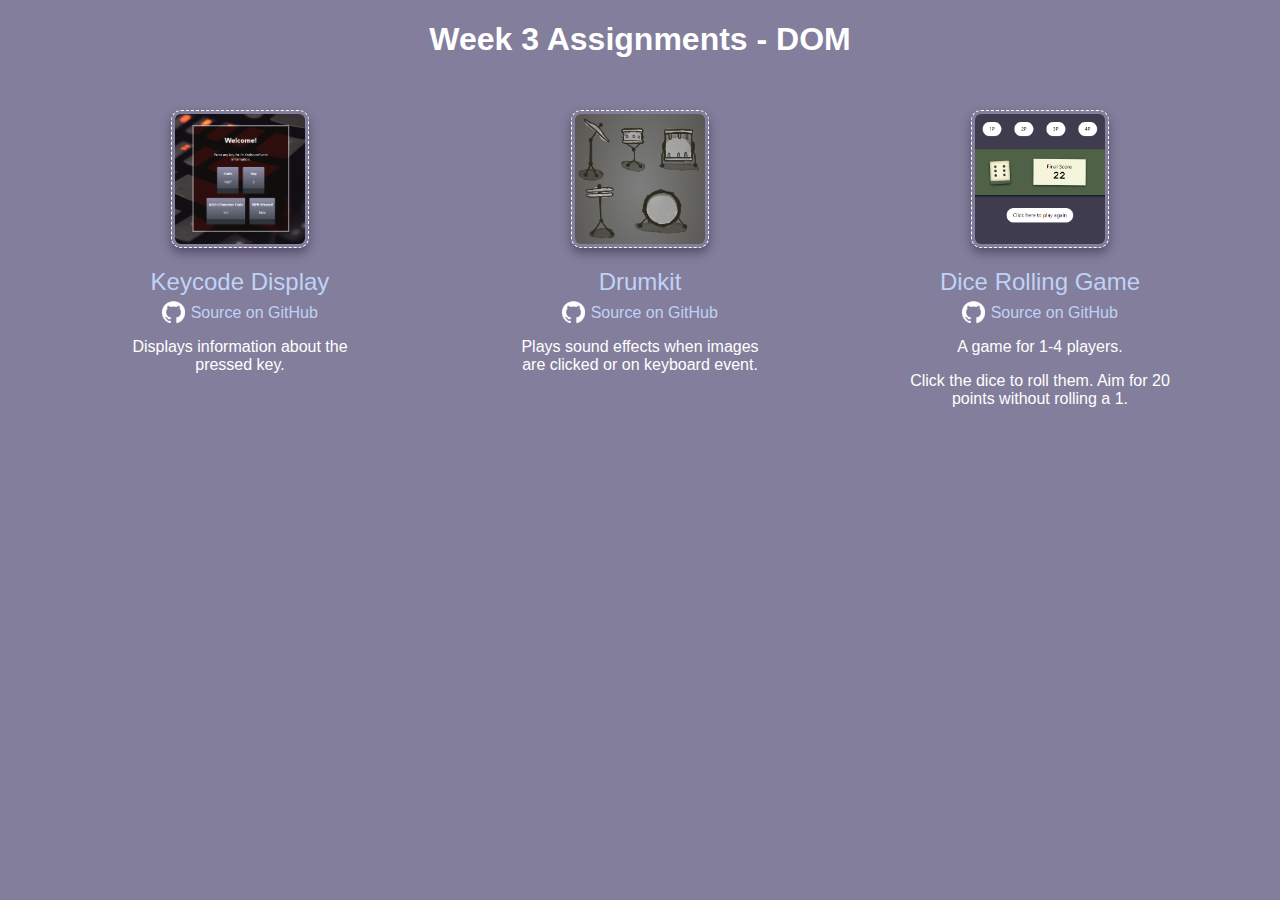
<file: index.html>
<!DOCTYPE html>
<html lang="en">
<head>
    <meta charset="UTF-8">
    <meta name="viewport" content="width=device-width, initial-scale=1.0">
    <title>Week 3 Assignments - DOM</title>
    <link rel="stylesheet" href="./style.css">
</head>
<body>
    <h1>Week 3 Assignments - DOM</h1>
    <ul>
        <li>
            <div class="itemInfo">
                <a href="./keycode/"><img class="thumb" src="./images/keys.png"><h2>Keycode Display</h2></a>
                <a href="https://github.com/AshCaiH/cn-w3-DOM/tree/main/keycode"><span><img class="ghlogo" src="./images/github-mark-white.png">Source on GitHub</span></a>
                <p>Displays information about the pressed key.</p>
            </div>
        </li>
        <li>
            <div class="itemInfo">
                <a href="./drumkit/"><img class="thumb" src="./images/drumkit.png"><h2>Drumkit</h2></a>
                <a href="https://github.com/AshCaiH/cn-w3-DOM/tree/main/drumkit"><span><img class="ghlogo" src="./images/github-mark-white.png">Source on GitHub</span></a>
                <p>Plays sound effects when images are clicked or on keyboard event.</p>
            </div>
        </li>
        <li>
            <div class="itemInfo">
                <a href="./dicerollgame/"><img class="thumb" src="./images/dice.png"><h2>Dice Rolling Game</h2></a>
                <a href="https://github.com/AshCaiH/cn-w3-DOM/tree/main/dicerollgame"><span><img class="ghlogo" src="./images/github-mark-white.png">Source on GitHub</span></a>
                <p>A game for 1-4 players.</p><p>Click the dice to roll them. Aim for 20 points without rolling a 1.</p>
            </div>
        </li>
    </ul>
    <!-- <ul>
        <li><a href="https://github.com/AshCaiH/cn-w3-DOM/tree/main/keycode"><p>Code</p></a></li>
        <li><a href="https://github.com/AshCaiH/cn-w3-DOM/tree/main/drumkit"><p>Code</p></a></li>
        <li><a href="https://github.com/AshCaiH/cn-w3-DOM/tree/main/dicerollgame"><p>Code</p></a></li>
    </ul> -->
</body>
</html>
</file>
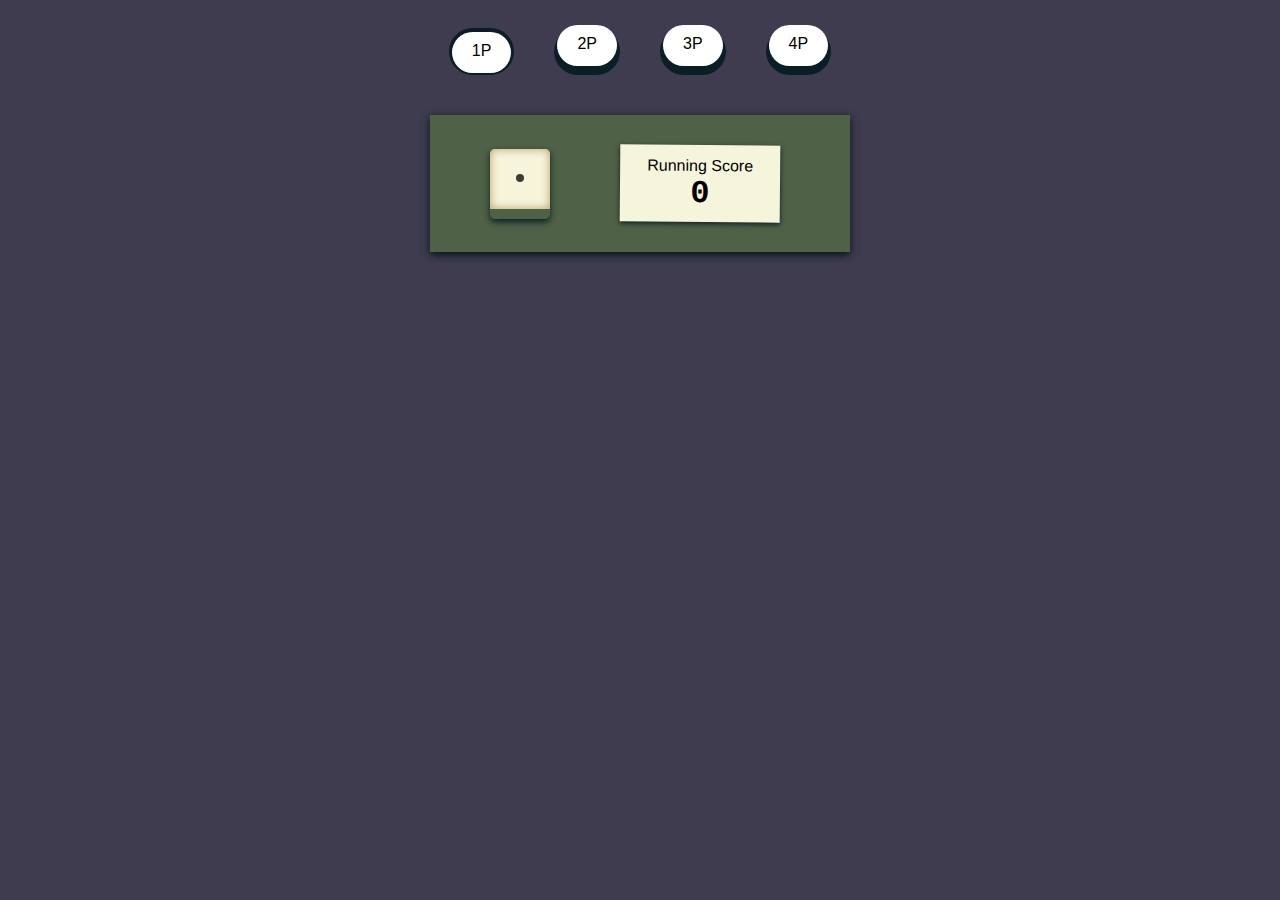
<file: dicerollgame/index.html>
<!DOCTYPE html>
<html lang="en">
<head>
    <meta charset="UTF-8">
    <meta name="viewport" content="width=device-width, initial-scale=1.0">
    <title>Diceroll Game</title>
    <link rel="stylesheet" href="./style.css">
</head>
<body>
    <div id="playerSelect">
        <div class="btnHolder"><div class="btn selected" value="1">1P</div></div>
        <div class="btnHolder"><div class="btn" value="2">2P</div></div>
        <div class="btnHolder"><div class="btn" value="3">3P</div></div>
        <div class="btnHolder"><div class="btn" value="4">4P</div></div>
    </div>
    <main id="container"></main>
    <h2 id="result"></h2>
    <div class="btnHolder replayBtn hidden"><div class="btn">Click here to play again</div></div>

    <!-- Keep instances of objects here so 
    I don't need to build them entirely 
    in javascript -->
    <div class="objects hidden">
        <div class="playmatHolder">
            <div class="playmat">
                <div class="gameElements">
                    <div class="controls">
                        <div class="dice">
                            <div class="diceFace">
                                <div class="pips">
                                    <div class="pip"><div class="pipdot"></div></div>
                                    <div class="pip"><div class="pipdot"></div></div>
                                    <div class="pip"><div class="pipdot"></div></div>
                                    <div class="pip"><div class="pipdot"></div></div>
                                    <div class="pip"><div class="pipdot"></div></div>
                                    <div class="pip"><div class="pipdot"></div></div>
                                    <div class="pip"><div class="pipdot"></div></div>
                                    <div class="pip"><div class="pipdot"></div></div>
                                    <div class="pip"><div class="pipdot"></div></div>
                                </div>
                            </div>
                        </div>                        
                        <div class="passBtn multiOff"><p>Pass</p></div>
                    </div>
                    <div class="scoreContainer">
                        <div class="scoreBox multiOff">
                            <div class="scoreLabel">Round Score</div>
                            <div class="roundScore"></div>
                        </div>
                        <div class="scoreBox">
                            <div class="scoreLabel">Running Score</div>
                            <div class="score"></div>
                        </div>
                    </div>
                </div>
            </div>
        </div>
    </div>
</body>

<script src="./main.js"></script>
</html>
</file>
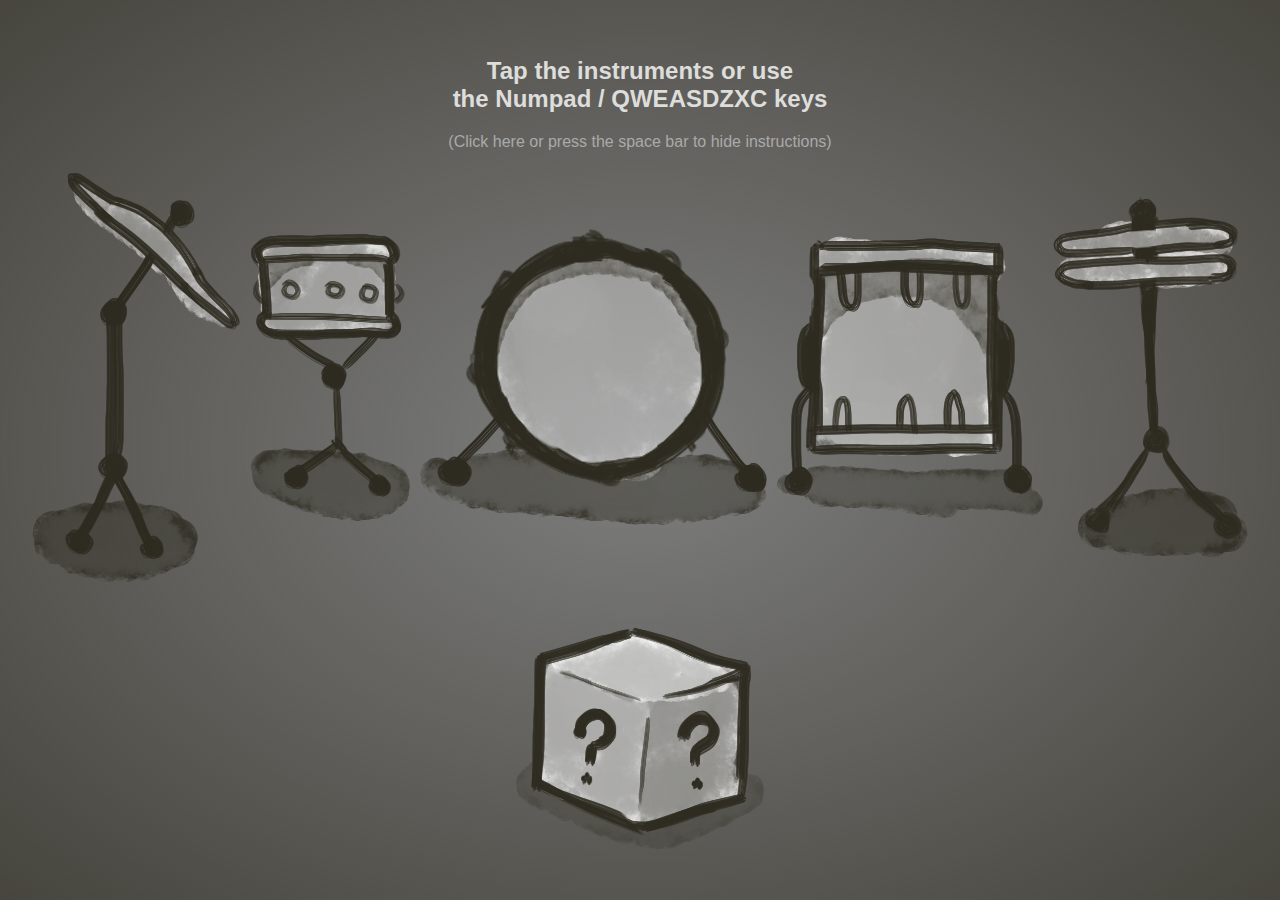
<file: drumkit/index.html>
<!DOCTYPE html>
<html lang="en">
<head>
    <meta charset="UTF-8">
    <meta name="viewport" content="width=device-width, initial-scale=1.0">
    <title>Drum Kit Assignment</title>
    <link rel="stylesheet" href="./style.css">
</head>
<body>
    <main id="content">        
        <div id="instructions">
            <h2>Tap the instruments or use<br>the Numpad / QWEASDZXC keys</h2>        
            <p class="hideInstructions">(Click here or press the space bar to hide instructions)</p>
        </div>
        <div class="instrumentRow"></div>
        <div class="instrumentRow"></div>
    </main>
</body>

<script src="./main.js"></script>
</html>
</file>
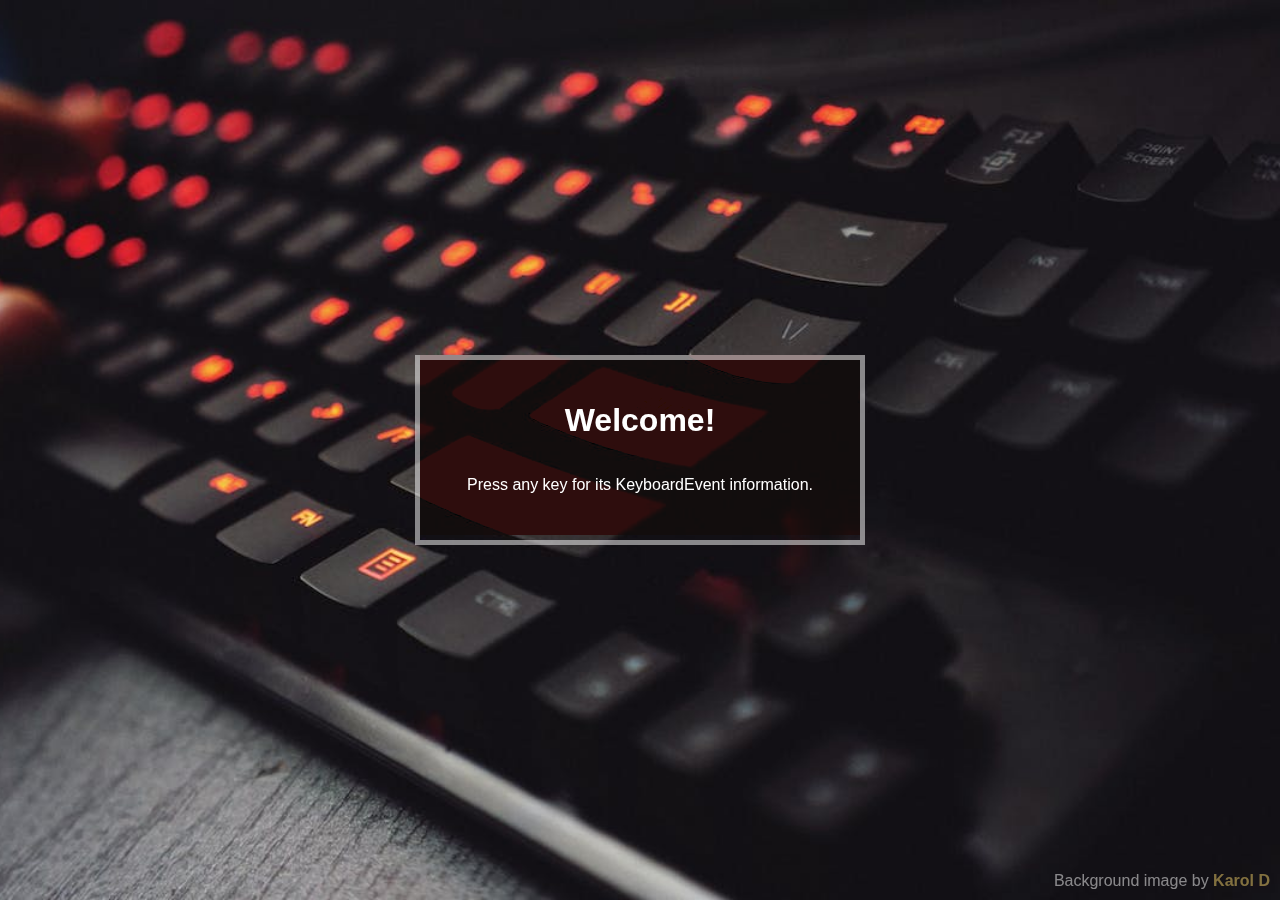
<file: keycode/index.html>
<!DOCTYPE html>
<html lang="en">
<head>
    <meta charset="UTF-8">
    <meta name="viewport" content="width=device-width, initial-scale=1.0">
    <title>Keycode Assignment</title>
    <link rel="stylesheet" href="./style.css">
</head>
<body>
    <main>
        <div class="content">
            <h1>Welcome!</h1>
            <p id="instructions"> any key for its KeyboardEvent information.</p>
            <input id="inputbox" type="textbox">
            <div id="outputs">
            </div>
        </div>

        <div class="credit">Background image by <a href="https://www.pexels.com/photo/black-lighted-gaming-keyboard-841228/">Karol D</a></div>
    </main>

    
</body>

<script src="./main.js"></script>
</html>
</file>
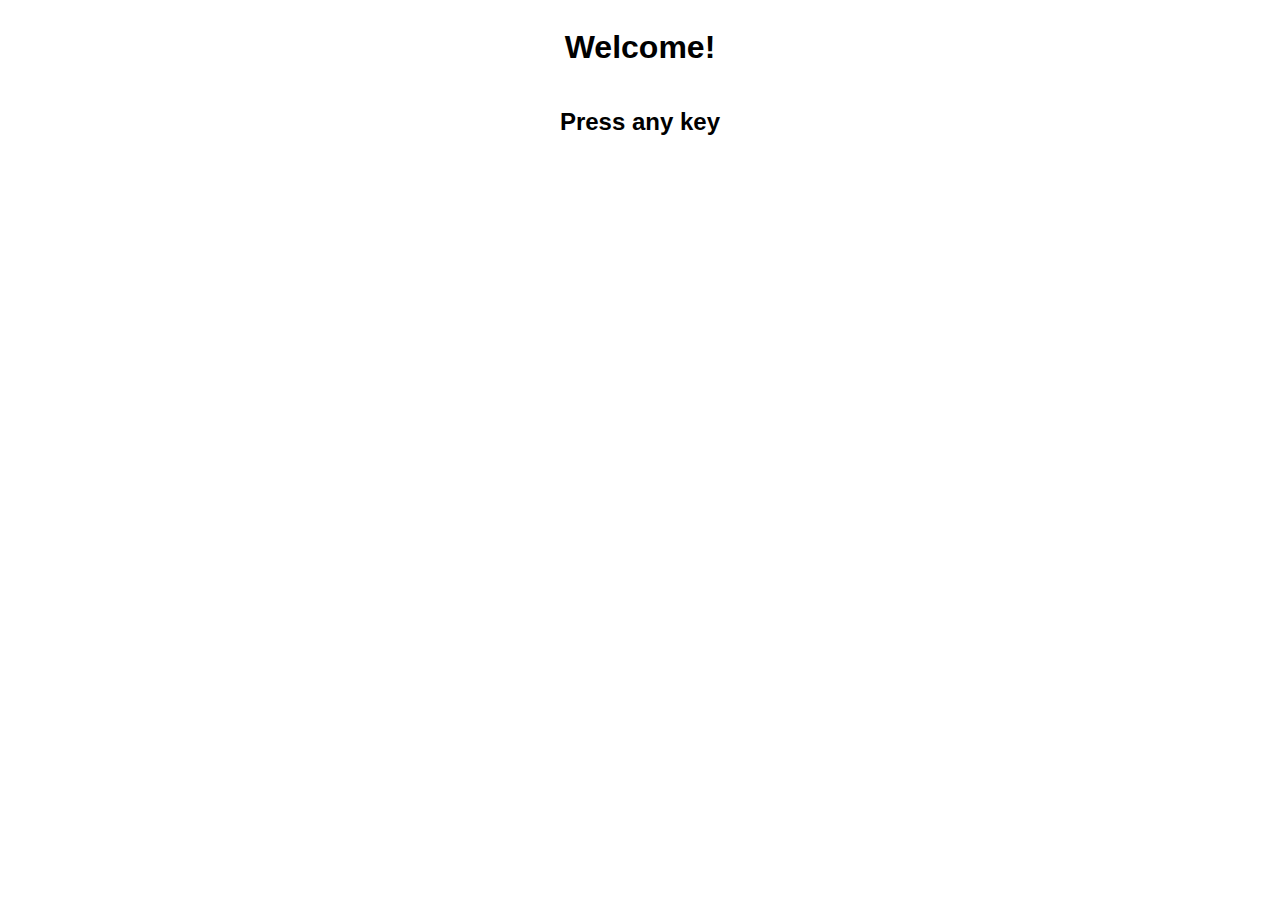
<file: keycodeAssignment/index.html>
<!DOCTYPE html>
<html lang="en">
<head>
    <meta charset="UTF-8">
    <meta name="viewport" content="width=device-width, initial-scale=1.0">
    <title>Keycode Assignment</title>
    <link rel="stylesheet" href="./style.css">
</head>
<body>
    <main>
        <h1>Welcome!</h1>
        <h2 id="instructions"> any key</h2>
        <input id="inputbox" type="textbox">
        <div id="outputs">
        </div>
    </main>
</body>

<script src="./main.js"></script>
</html>
</file>
<file: style.css>
body {
    font-family:'Segoe UI', Tahoma, Geneva, Verdana, sans-serif;
    background-color: rgb(130, 126, 155);
    user-select: none;    
    color: white;
}

h1 {
    text-align: center;
}

h2 {
    font-weight: normal;
    margin-bottom: 0;;
}

ul {
    list-style: none;    
    display: flex;
    flex-direction: row;
    justify-content: center;
    flex-wrap: wrap;
    padding: 0;
}

li {
    display: flex;
    margin: 20px 40px;
    text-align: ce;
}

.thumb {
    top: 0;
    position: relative;
    height: 130px;
    width: 130px;
    border-radius: 10px;
    object-fit: cover;
    border: dashed 1px white;
    padding: 3px;
    box-shadow: 0px 5px 10px rgba(46, 33, 63, 0.5);
    align-self: center;
}

a {
    color: rgb(192, 210, 247);
    text-decoration: none;
    font-weight: 500;
    display: flex;
    flex-direction: column;
}

a:hover {
    color: white;
}

a:hover .thumb {
    box-shadow: none;
    top: 2px;
}

p {
    margin-bottom: 0;
}

.itemInfo {
    text-align: center;
    margin: 10px 30px;
    width: 260px;
    display: flex;
    flex-direction: column;
}

.ghlogo {
    position: relative;
    top: 5px;
    height: 22px;
    margin-right: 6px;
}
</file>
<file: dicerollgame/style.css>
:root {
    --diceSize: 60px;
    --pipSize: 8px;
    --faceMargin: 20px;
    --shadowColour: #0a1f25;
}

body {
    font-family:'Segoe UI', Tahoma, Geneva, Verdana, sans-serif;
    text-align: center;
    background-color: rgb(63, 60, 80);
    user-select: none;
    display: flex;
    flex-direction: column;
    align-items: center;
}

h2 {
    color: white;
}

#container {
    display:flex;
    flex-direction: column;
    justify-content: center;
    align-items: center;;
}

.dice {
    position: relative;
    overflow: hidden;
    height: calc( var(--diceSize) + 10px );
    width: fit-content;
    border-radius: 5px;
    box-shadow: 0px 3px 6px var(--shadowColour);
}

.diceFace {
    height: calc( var(--diceSize) );
    width: var(--diceSize);
    background-color: beige;
    box-shadow: 0px 0px 10px rgb(187, 156, 98) inset;
    
    display: flex;
    align-items: center;
    justify-content: center;
}

.playmatHolder {    
    box-shadow: 0px 3px 8px #041216;    
    margin: 20px;
    width:fit-content;    
    align-self: center;
}

.playmat {
    width: 300px;
    background-color: rgba(84, 109, 67, 0.76);
    padding: 20px 60px;
    order: 1;
}

.inactive>.playmat {
    filter: saturate(0) contrast(0.4)
}

.hidden {
    display: none;
}

.gameElements {
    display: flex;
    justify-content: space-between;
    align-items: center;
}

.controls {
    display: flex;
    flex-direction: column;
    align-items: center;
}

.lost {
    box-sizing: border-box;
    background-color: rgb(126, 37, 74);;
}

.lost .diceFace {
    color: white;
    background-color: rgb(228, 117, 163);
    box-shadow: 0px 0px 10px rgb(102, 30, 81) inset;
}

.pips {
    height: calc( var(--diceSize) - var(--faceMargin));
    width: calc( var(--diceSize) - var(--faceMargin));
    display: flex;
    flex-wrap: wrap;
    justify-content: space-betwe;
    align-items: center;
}

.pip {
    flex-basis: 33%;
    display: flex;
    justify-content: center;
}

.pipdot {
    border-radius: 10px;
    width: var(--pipSize);
    height: var(--pipSize);
    background-color: #403C30;
}

.lost .pipdot {
    background-color: white;;
}

.empty>.pipdot {
    opacity: 0;
}

.scoreContainer {
    display: flex;
    flex-direction: column;
}

.scoreBox {
    background-color: #F5F5DC;
    box-shadow: 0px 2px 5px  var(--shadowColour);
    padding: 12px 20px 10px;
    rotate: 0.5deg;
    width: 120px;
    margin: 10px;
}

.score, .roundScore {
    font-size: 24pt;
    font-weight: bold;
    font-family:'Courier New', Courier, monospace;
}

.passBtn {
    width: var(--diceSize);
    height: calc(var(--diceSize) / 2);
    background-color: rgb(109, 148, 76);
    margin: 30px 0 0;
    box-shadow: 0px 2px 5px  var(--shadowColour);
    border-radius: 3px;
}

.passBtn p {
    position: relative;
    top: -12px;
    font-weight: bold;
    color: #252D21;
}

.passBtn:hover.active {
    background-color: rgb(179, 206, 83);
}

.multiOff {
    display: none;
}

.btnHolder {
    padding: 3px;    
    margin: 20px;
    border-radius: 40px;
    background-color: var(--shadowColour);
    width: fit-content;
}

.btn {
    position:relative;
    background-color: white;
    border-radius: 40px;
    width:fit-content;
    padding: 10px 20px 13px;
    align-self: center;
    transition: all ease-in 0.1s;
    top: -6px;
}

.btn:hover {
    position:relative;
    top:-3px;
}

.btn.selected, .btn:active {
    position:relative;
    top:1px;
}

#playerSelect {
    display: flex;
    justify-content: center;
}
</file>
<file: drumkit/style.css>
body {
    font-family:'Segoe UI', Tahoma, Geneva, Verdana, sans-serif;
    text-align: center;
    background: radial-gradient(transparent 0%, #302e24 140%);
    background-size: cover;
    background-size: cover;
    background-color: #7e7e7e;
    min-height: calc(100vh - 20px);
    display:flex;
    align-items: center;
    justify-content: center;
}

#instructions {
    color: #DDDDDB;
}

.hideInstructions {
    color: #AAAAA9;
}

img, #instructions {    
    user-select: none;
}

.instrumentRow {
    display: flex;
    flex-direction: row;
    flex-wrap: wrap;
    align-items: center;
    justify-content: center;
}

.shrink {
    animation: growBack;
    animation-duration: 0.5s;
    animation-timing-function: cubic-bezier(0.075, 0.82, 0.165, 1);
}

.randrum {
    margin-top: 30px;
}

.hidden {
    display: none;
}

@keyframes growBack {
    from {scale: 0.8;}
    to {scale: 1.0;}
}

@media screen and (max-width: 1245px) {
    img {
        max-width: 60%;
    }

    .imageHolder {
        margin: auto -20px;
    }

    .randrum {
        margin-top: 60px;
    }

    div:has(.bigdrum) {
        order: 5;
    }

    #instructions {
        margin-bottom: 20px;
    }
}
</file>
<file: keycode/style.css>
body {
    font-family:'Segoe UI', Tahoma, Geneva, Verdana, sans-serif;
    text-align: center;
    background-color: white;
    background-image: url('./images/pexels-photo-841228.jpeg');
    background-size: cover;
    background-position: center;
    height: min(100vh, fit-content);
    margin: 0;
}

main {
    display: flex;
    flex-direction: column;
    align-items: center;
    justify-content: center;
    height:100vh;
}

#outputs {
    display: flex;   
    justify-content: center;
    flex-wrap: wrap; 
}

#instructions:before {
    content: "Press ";
}

label {
    font-weight: bold;
}

.outputItem {
    display: flex;
    flex-direction: column;
    margin: 10px;
    padding: 20px 10px 30px;
    background: linear-gradient(#aaa7c7 -30%, #4b505a 80%, #2f333a 81% );
    border-radius: 4px 4px 0 0;
    min-width: 80px;
}

#inputbox {
    display: none;
    margin-bottom:15px;
}


.content {
    position: relative;
    color: white;
    text-align: center;
    display: flex;
    flex-direction: column;
    justify-content: center;
    align-items: center;
    padding: 20px;
    padding-bottom: 30px;
    width: 400px;
    
    
    border: solid 5px rgba(255,255,255,0.5);
}

.content::before {
    content: "";
    position: absolute;
    height:100%;
    width:100%;
    background-color: rgb(46, 13, 13);
    mix-blend-mode: darken;
    z-index: -1;
}

.credit {
    position: absolute;
    bottom: 0;
    right: 0;
    color: white;
    margin: 10px;
    opacity: 0.5;
}

.credit a {
    text-decoration: none;
    font-weight: bold;
    color: #F1D06A;
}

@media screen and (max-width: 800px) {
    #outputs {
        flex-direction: column;
    }

    #instructions:before {
        content: "Select the input box and press ";
    }

    #inputbox {
        display: block;
        text-align: center;
        height: 80px;
        width: 100px;
        font-size: 40pt;
        color:white;
        background-color: black;
        border-radius: 5px;
        border: solid 2px white;
    }

    .outputItem {        
        margin-bottom: auto;
    }
}
</file>
<file: keycodeAssignment/style.css>
body {
    font-family:'Segoe UI', Tahoma, Geneva, Verdana, sans-serif;
    text-align: center;
}

main {
    display: flex;
    flex-direction: column;
    align-items: center;
    justify-content: center;
}

#outputs {
    display: flex;    
}

#instructions {
    max-width: 300px;
}

#instructions:before {
    content: "Press ";
}

label {
    font-weight: bold;
}

.outputItem {
    display: flex;
    flex-direction: column;
    margin: 10px;
    padding: 10px;
    background-color: rgb(182, 203, 243);
    border-radius: 10px;
    min-width: 80px;
}

#inputbox {
    display: none;
    margin-bottom:15px;
}

@media screen and (max-width: 600px) {
    #outputs {
        flex-direction: column;
    }

    #instructions:before {
        content: "Select the input box and press ";
    }

    #inputbox {
        display: block;
        text-align: center;
    }
}
</file>
